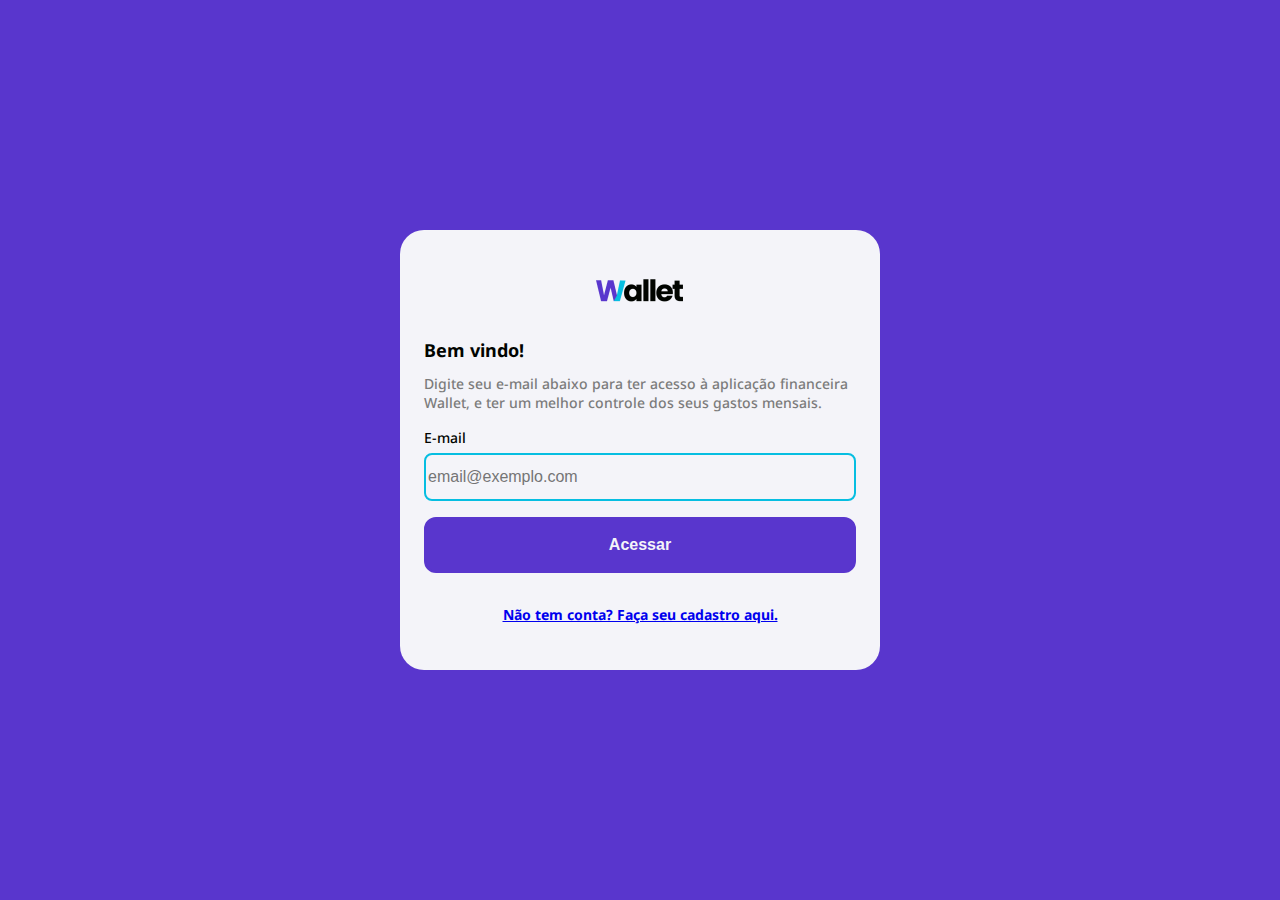
<file: index.html>
<!DOCTYPE html>
<html>
  <head>
    <title>Wallet App - Login</title>
    <link rel="stylesheet" href="styles.css" />
    <script src="index.js"></script>
  </head>
  <body>
    <div class="auth-container">
      <div class="auth-content">
        <div class="auth-content-container">
          <img class="logo" src="src/img/logo.png" />
          <h3 class="full-width text-left mt larger">Bem vindo!</h3>
          <p class="mt small">
            Digite seu e-mail abaixo para ter acesso à aplicação financeira
            Wallet, e ter um melhor controle dos seus gastos mensais.
          </p>
          <label class="mt" for="input-email">E-mail</label>
          <input
            placeholder="email@exemplo.com"
            class="mt smaller"
            id="input-email"
            name="input-email"
            type="email"
          />
          <button onclick="onClickLogin()" class="full-width mt">
            Acessar
          </button>
          <a href="src/pages/register/index.html" class="mt larger"
            >Não tem conta? Faça seu cadastro aqui.</a
          >
        </div>
      </div>
    </div>
  </body>
</html>
</file>
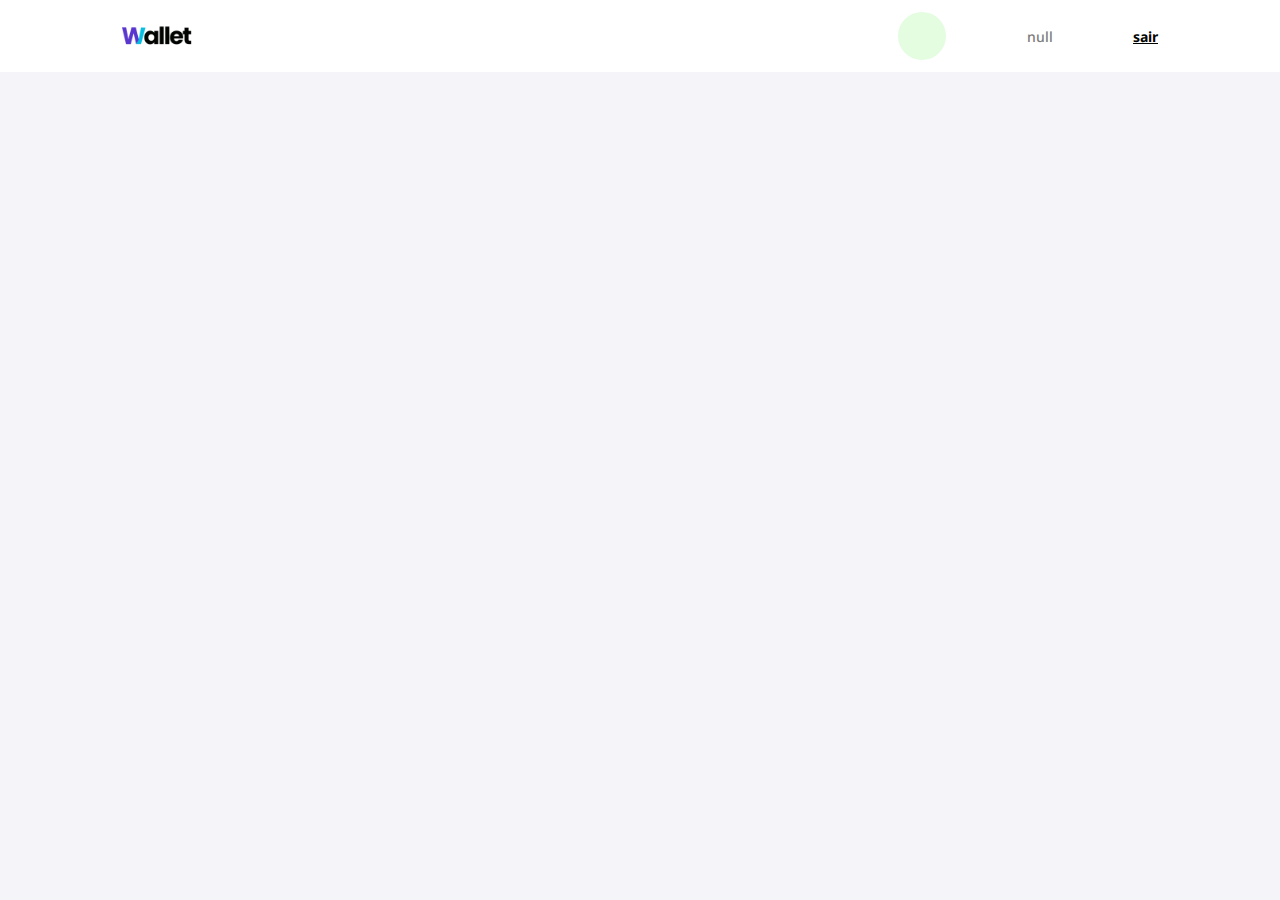
<file: src/pages/home/index.html>
<!DOCTYPE html>
<html>
  <head>
    <title>Wallet App Home</title>
    <link rel="stylesheet" href="../../../styles.css" />
    <link rel="stylesheet" href="styles.css" />
    <script src="index.js"></script>
  </head>
  <body>
    <div class="home-content-container">
      <div class="navbar">
        <img
          src="../../img/logo.png"
          class="logo-navbar"
          alt="Logo Wallet App"
        />
        <div id="navbar-user-container" class="navbar-user-container">
          <div id="navbar-user-avatar" class="navbar-user-avatar"></div>
        </div>
      </div>
      <h1>Home</h1>
    </div>
  </body>
</html>
</file>
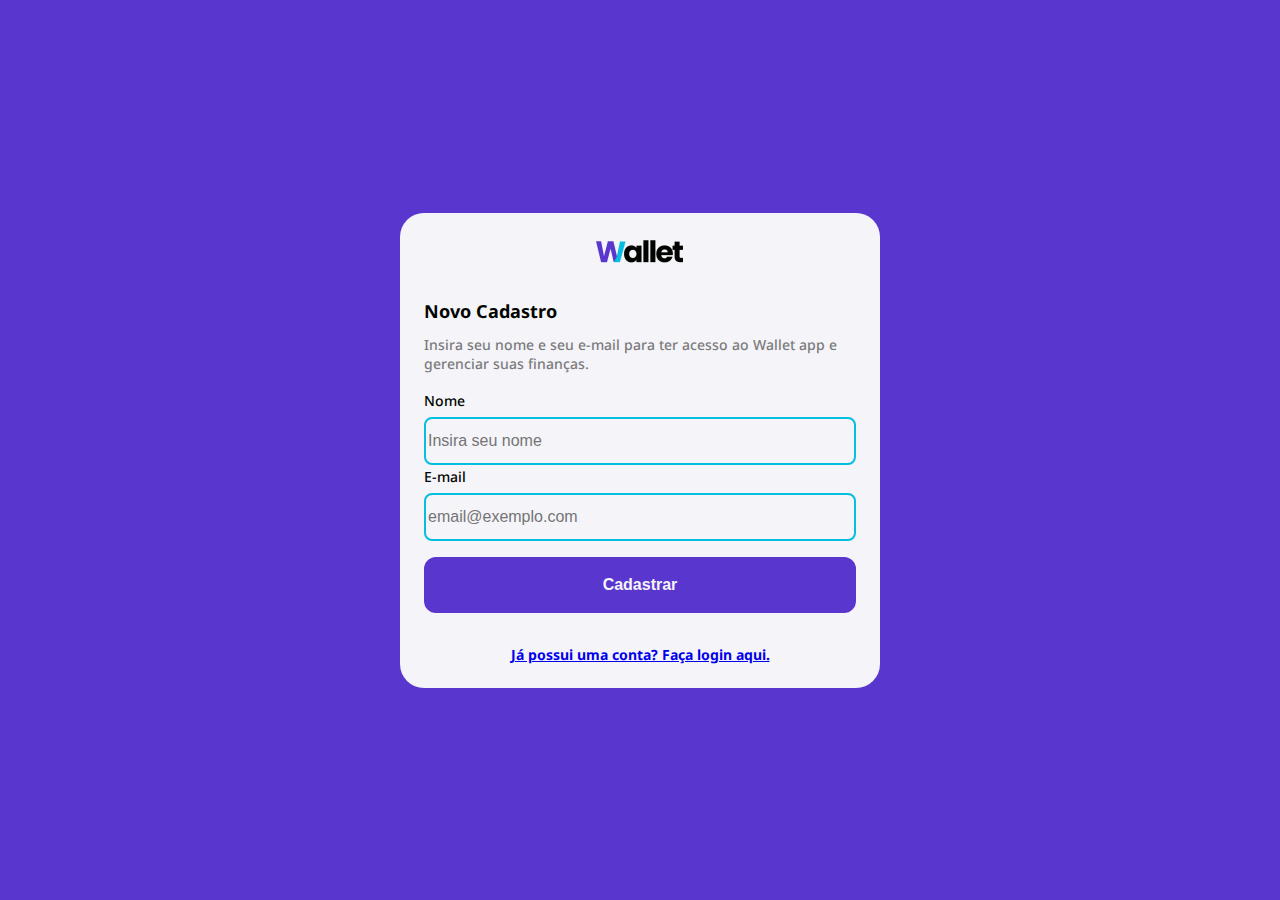
<file: src/pages/register/index.html>
<!DOCTYPE html>
<html>
  <head>
    <title>Wallet App - Cadastrar</title>
    <link rel="stylesheet" href="../../../styles.css" />
    <script src="index.js"></script>
  </head>
  <body>
    <div class="auth-container">
      <div class="auth-content">
        <div class="auth-content-container">
          <img src="../../img/logo.png" class="logo" alt="Logo Wallet App" />
          <h3 class="full-width text-left mt larger">Novo Cadastro</h3>
          <p class="mt small">
            Insira seu nome e seu e-mail para ter acesso ao Wallet app e
            gerenciar suas finanças.
          </p>
          <form id="form-register" class="mt">
            <label for="input-name">Nome</label>
            <input
              placeholder="Insira seu nome"
              class="mt smaller"
              id="input-name"
              name="input-name"
              type="text"
              required
            />
            <label class="mt" for="input-email">E-mail</label>
            <input
              placeholder="email@exemplo.com"
              class="mt smaller"
              id="input-email"
              name="input-email"
              type="text"
              required
            />
            <button type="submit" class="full-width mt">Cadastrar</button>
          </form>
          <a href="../../../index.html" class="mt larger"
            >Já possui uma conta? Faça login aqui.</a
          >
        </div>
      </div>
    </div>
  </body>
</html>
</file>
<file: styles.css>
@import url("https://fonts.googleapis.com/css2?family=Caveat:wght@400;500;600;700&family=Noto+Sans:ital,wght@0,100;0,200;0,300;0,400;0,600;0,700;0,800;0,900;1,100;1,200;1,300;1,400;1,500;1,600;1,700;1,800;1,900&display=swap");

body {
  padding: 0px;
  margin: 0px;
  font-family: "Noto Sans", sans-serif;
  color: #010400;
}

h1 {
  font-size: 40px;
  font-weight: bolder;
  margin: 0px;
  padding: 0px;
}

h2 {
  font-size: 24px;
  font-weight: bold;
  margin: 0px;
  padding: 0px;
}

h3 {
  font-size: 18px;
  font-weight: bold;
  margin: 0px;
  padding: 0px;
}

h4 {
  font-size: 16px;
  font-weight: 700;
  margin: 0px;
  padding: 0px;
  color: #7c7c7c;
}

p {
  font-size: 14px;
  font-weight: 500;
  color: #7c7c7c;
  margin: 0px;
  padding: 0px;
}

label {
  width: 100%;
  font-size: 14px;
  font-weight: 500;
}

a {
  font-size: 14px;
  font-weight: 700;
  text-decoration: underline;
}

button {
  background-color: #5936cd;
  height: 56px;
  width: 432px;
  border-radius: 12px;
  color: #f4f4f9;
  font-weight: bold;
  font-size: 16px;
  border-color: #5936cd;
  border-width: 2px;
  border-style: solid;
  cursor: pointer;
}

button.small {
  background-color: #f4f4f9;
  height: 36px;
  width: 90px;
  border-radius: 8px;
  color: #010400;
  font-size: 14px;
}

input {
  background-color: #f4f4f9;
  width: 100%;
  height: 48px;
  border-color: #06bee1;
  border-style: solid;
  border-width: 2px;
  border-radius: 8px;
  color: #010400;
  font-size: 16px;
  box-sizing: border-box;
}

.full-width {
  width: 100%;
}

.text-center {
  text-align: center;
}

.text-left {
  text-align: left;
}

.mt {
  margin-top: 16px;
}

.mt.larger {
  margin-top: 32px;
}

.mt.large {
  margin-top: 24px;
}

.mt.small {
  margin-top: 12px;
}

.mt.smaller {
  margin-top: 6px;
}

.logo {
  width: 88px;
  height: auto;
}

.auth-container {
  width: 100vw;
  height: 100vh;
  display: flex;
  align-items: center;
  justify-content: center;
  background-color: #5936cd;
}

.auth-content {
  display: flex;
  align-items: center;
  justify-content: center;
  width: 480px;
  height: auto;
  min-height: 440px;
  border-radius: 24px;
  background-color: #f4f4f9;
}

.auth-content-container {
  display: flex;
  flex-direction: column;
  align-items: center;
  justify-content: center;
  width: 100%;
  height: 100%;
  padding: 24px;
}
</file>
<file: src/pages/home/styles.css>
.home-content-container {
  display: flex;
  flex-direction: column;
  align-items: flex-start;
  justify-content: flex-start;
  width: 100vw;
  height: 100vh;
  background-color: #f4f4f9;
}

.navbar {
  display: flex;
  flex-direction: row;
  align-items: center;
  justify-content: space-between;
  height: 72px;
  width: 100vw;
  background-color: #ffffff;
  position: fixed;
  top: 0px;
  left: 0px;
  right: 0px;
  padding: 24px 122px;
  box-sizing: border-box;
}

.logo-navbar {
  height: 24px;
  width: auto;
}

.navbar-user-container {
  display: flex;
  flex-direction: row;
  align-items: center;
  justify-content: space-between;
  width: 260px;
  height: 100%;
}

.navbar-user-avatar {
  display: flex;
  align-items: center;
  justify-content: center;
  height: 48px;
  width: 48px;
  border-radius: 24px;
  background-color: #e4fde1;
}
</file>
